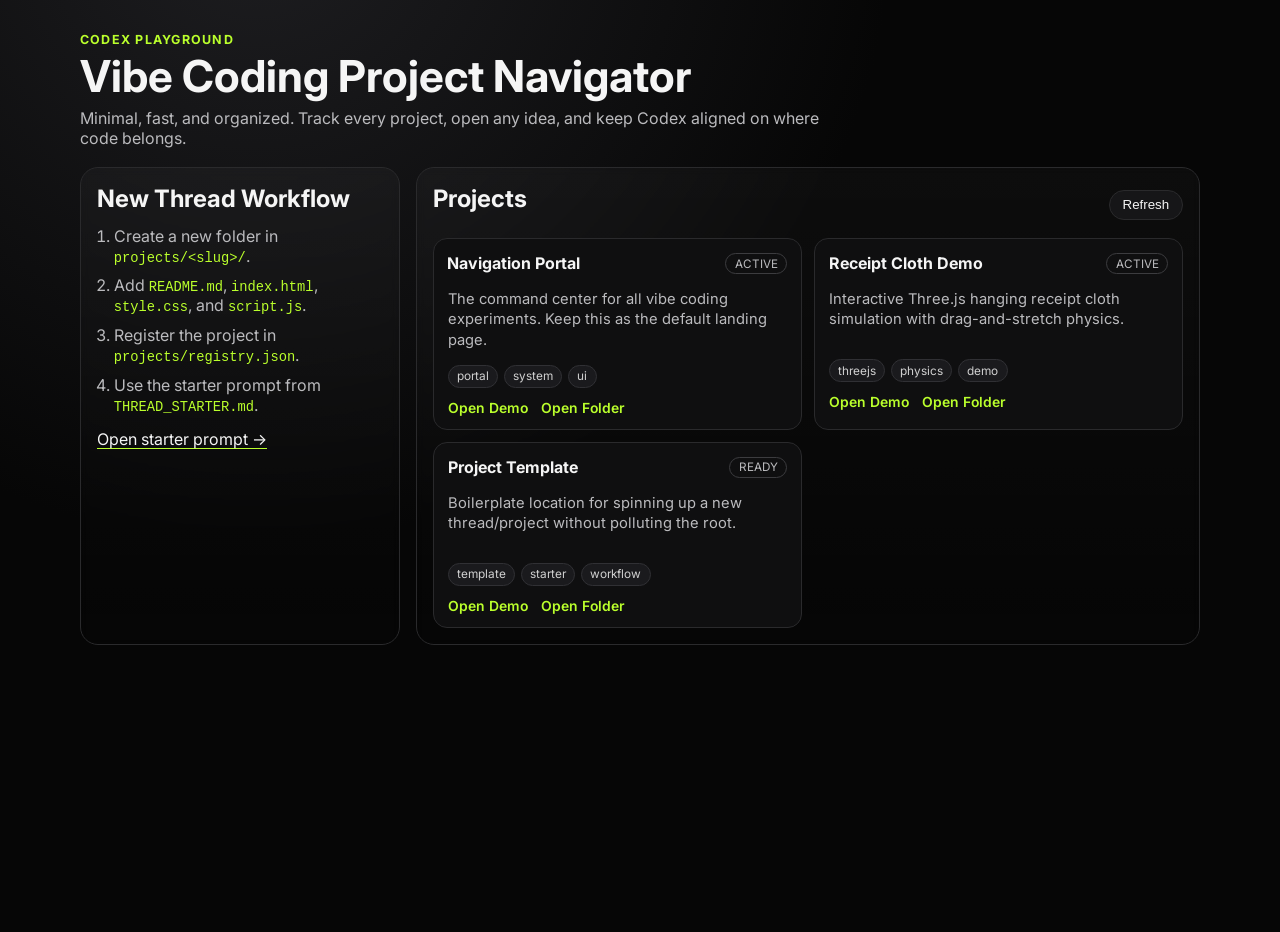
<file: index.html>
<!doctype html>
<html lang="en">
  <head>
    <meta charset="UTF-8" />
    <meta name="viewport" content="width=device-width, initial-scale=1.0" />
    <title>Codex Vibe Lab Portal</title>
    <link rel="preconnect" href="https://fonts.googleapis.com" />
    <link rel="preconnect" href="https://fonts.gstatic.com" crossorigin />
    <link
      href="https://fonts.googleapis.com/css2?family=Inter:wght@400;500;600;700;800&display=swap"
      rel="stylesheet"
    />
    <link rel="stylesheet" href="style.css" />
  </head>
  <body>
    <div class="grain"></div>
    <main class="portal">
      <header class="hero">
        <p class="eyebrow">Codex Playground</p>
        <h1>Vibe Coding Project Navigator</h1>
        <p class="subtitle">
          Minimal, fast, and organized. Track every project, open any idea, and keep Codex aligned on
          where code belongs.
        </p>
      </header>

      <section class="layout">
        <aside class="guide card">
          <h2>New Thread Workflow</h2>
          <ol>
            <li>Create a new folder in <code>projects/&lt;slug&gt;/</code>.</li>
            <li>Add <code>README.md</code>, <code>index.html</code>, <code>style.css</code>, and <code>script.js</code>.</li>
            <li>Register the project in <code>projects/registry.json</code>.</li>
            <li>Use the starter prompt from <code>THREAD_STARTER.md</code>.</li>
          </ol>
          <a class="ghost-link" href="THREAD_STARTER.md">Open starter prompt →</a>
        </aside>

        <section class="catalog card">
          <div class="catalog-head">
            <h2>Projects</h2>
            <button id="refresh" type="button">Refresh</button>
          </div>
          <div id="project-grid" class="project-grid" aria-live="polite"></div>
        </section>
      </section>
    </main>

    <template id="project-card-template">
      <article class="project-card">
        <div class="row">
          <h3 data-title></h3>
          <span class="status" data-status></span>
        </div>
        <p data-description></p>
        <div class="chips" data-tags></div>
        <div class="links">
          <a data-demo target="_blank" rel="noopener noreferrer">Open Demo</a>
          <a data-source target="_blank" rel="noopener noreferrer">Open Folder</a>
        </div>
      </article>
    </template>

    <script type="module" src="script.js"></script>
  </body>
</html>
</file>
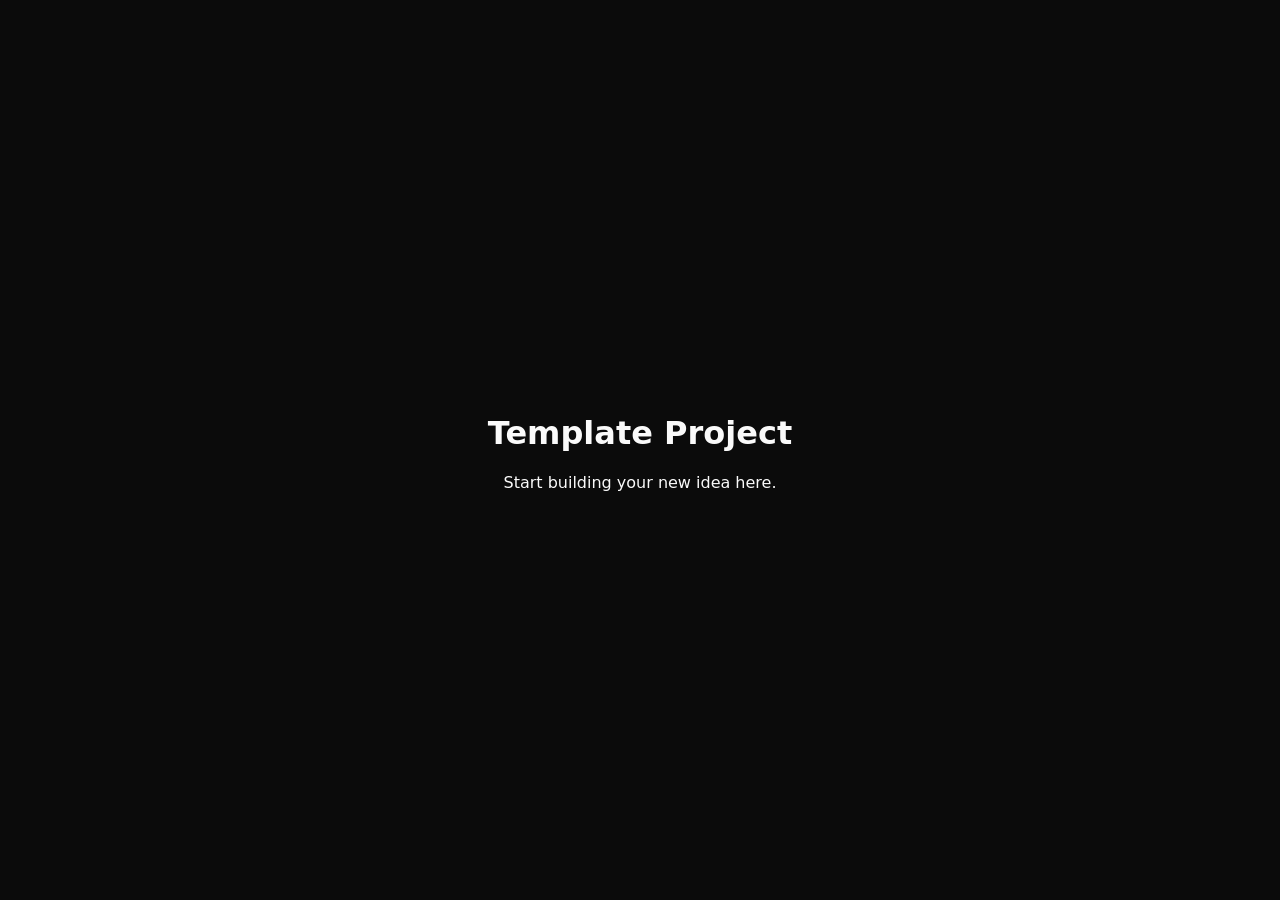
<file: projects/_template/index.html>
<!doctype html>
<html lang="en">
  <head>
    <meta charset="UTF-8" />
    <meta name="viewport" content="width=device-width, initial-scale=1.0" />
    <title>Template Project</title>
    <link rel="stylesheet" href="style.css" />
  </head>
  <body>
    <main>
      <h1>Template Project</h1>
      <p>Start building your new idea here.</p>
    </main>
    <script type="module" src="script.js"></script>
  </body>
</html>
</file>
<file: style.css>
:root {
  --bg: #060606;
  --panel: #0f0f10;
  --line: #2a2a2c;
  --text: #f5f5f5;
  --muted: #bbbbbe;
  --lime: #baff2c;
  --lime-soft: rgba(186, 255, 44, 0.14);
}

* {
  box-sizing: border-box;
}

body {
  margin: 0;
  min-height: 100vh;
  font-family: "Inter", system-ui, sans-serif;
  color: var(--text);
  background: radial-gradient(circle at 20% -10%, #1e1e21 0, var(--bg) 44%);
}

.grain {
  position: fixed;
  inset: 0;
  pointer-events: none;
  background-image: radial-gradient(rgba(255, 255, 255, 0.05) 0.8px, transparent 0.8px);
  background-size: 2px 2px;
  mix-blend-mode: soft-light;
  opacity: 0.16;
}

.portal {
  position: relative;
  z-index: 1;
  width: min(1120px, calc(100% - 2rem));
  margin: 2rem auto 3rem;
}

.hero {
  margin-bottom: 1.2rem;
}

.eyebrow {
  margin: 0;
  color: var(--lime);
  text-transform: uppercase;
  letter-spacing: 0.1em;
  font-weight: 700;
  font-size: 0.78rem;
}

h1 {
  margin: 0.35rem 0 0.55rem;
  font-size: clamp(1.7rem, 4vw, 2.75rem);
  line-height: 1.05;
}

.subtitle {
  margin: 0;
  color: var(--muted);
  max-width: 75ch;
}

.layout {
  display: grid;
  grid-template-columns: 320px 1fr;
  gap: 1rem;
}

.card {
  background: linear-gradient(180deg, rgba(255, 255, 255, 0.03), rgba(255, 255, 255, 0));
  border: 1px solid var(--line);
  border-radius: 18px;
  padding: 1rem;
  backdrop-filter: blur(4px);
}

.guide h2,
.catalog h2 {
  margin-top: 0;
  margin-bottom: 0.8rem;
}

.guide ol {
  margin: 0;
  padding-left: 1.05rem;
  color: var(--muted);
  display: grid;
  gap: 0.62rem;
}

code {
  color: var(--lime);
  font-family: "SFMono-Regular", ui-monospace, Menlo, monospace;
  font-size: 0.86em;
}

.ghost-link {
  display: inline-block;
  margin-top: 0.85rem;
  color: var(--text);
  text-decoration-color: var(--lime);
  text-underline-offset: 0.2rem;
}

.catalog-head {
  display: flex;
  justify-content: space-between;
  align-items: center;
  margin-bottom: 0.8rem;
}

button {
  border: 1px solid var(--line);
  color: var(--text);
  background: #161618;
  border-radius: 999px;
  padding: 0.4rem 0.8rem;
  cursor: pointer;
}

button:hover {
  border-color: var(--lime);
}

.project-grid {
  display: grid;
  grid-template-columns: repeat(auto-fit, minmax(250px, 1fr));
  gap: 0.75rem;
}

.project-card {
  border: 1px solid var(--line);
  border-radius: 14px;
  padding: 0.85rem;
  background: var(--panel);
}

.row {
  display: flex;
  justify-content: space-between;
  gap: 0.5rem;
}

h3 {
  margin: 0;
  font-size: 1rem;
}

.status {
  font-size: 0.73rem;
  text-transform: uppercase;
  border: 1px solid #3c3c3f;
  border-radius: 999px;
  padding: 0.16rem 0.55rem;
  color: var(--muted);
}

.project-card p {
  color: var(--muted);
  font-size: 0.92rem;
  line-height: 1.4;
  min-height: 3.8em;
}

.chips {
  display: flex;
  flex-wrap: wrap;
  gap: 0.35rem;
  margin-bottom: 0.75rem;
}

.chips span {
  font-size: 0.74rem;
  color: #d0d0d0;
  background: #1a1a1d;
  border: 1px solid #303034;
  border-radius: 999px;
  padding: 0.2rem 0.52rem;
}

.links {
  display: flex;
  gap: 0.85rem;
}

.links a {
  color: var(--lime);
  text-decoration: none;
  font-weight: 600;
  font-size: 0.87rem;
}

.links a:hover {
  text-decoration: underline;
  text-underline-offset: 0.2rem;
}

.empty {
  border: 1px dashed #404045;
  border-radius: 12px;
  padding: 1rem;
  color: var(--muted);
  grid-column: 1 / -1;
}

@media (max-width: 930px) {
  .layout {
    grid-template-columns: 1fr;
  }
}
</file>
<file: projects/_template/style.css>
body {
  margin: 0;
  min-height: 100vh;
  display: grid;
  place-items: center;
  font-family: Inter, system-ui, sans-serif;
  background: #0b0b0b;
  color: #fafafa;
}

main {
  text-align: center;
}
</file>
